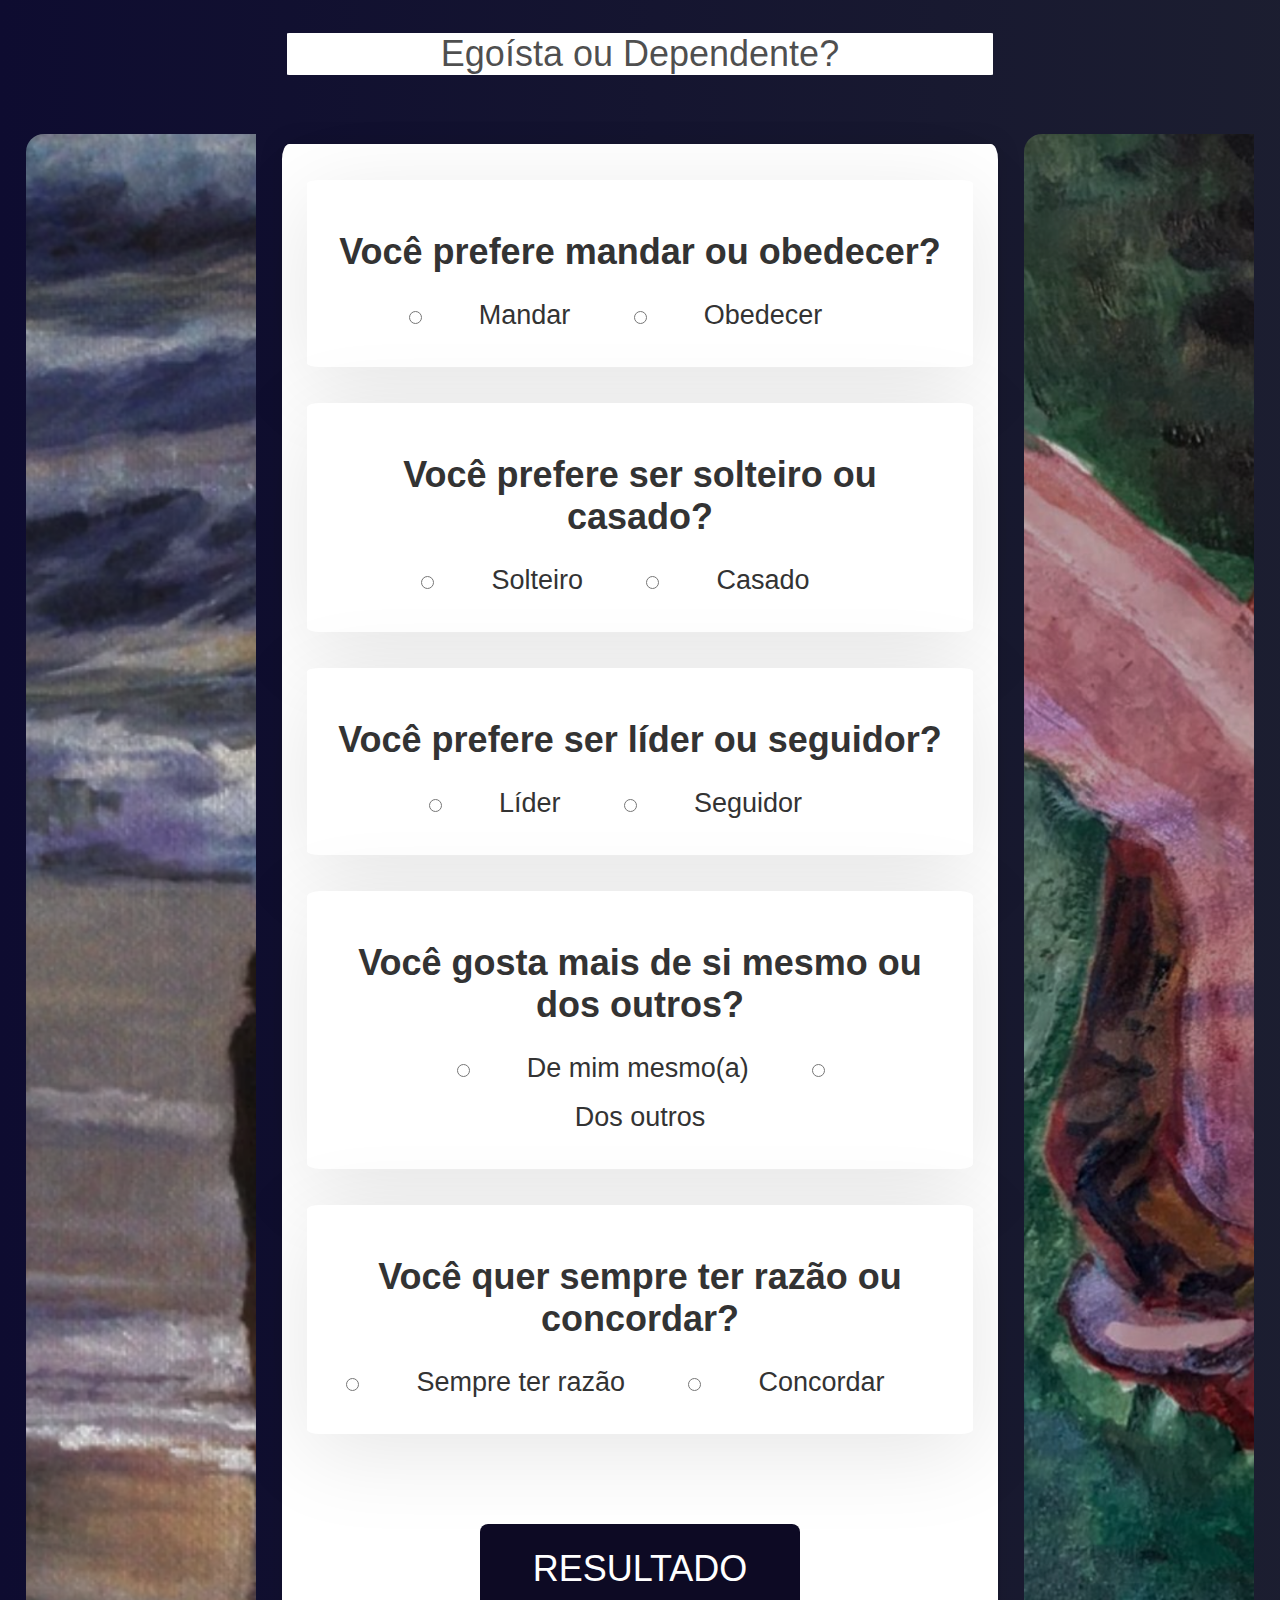
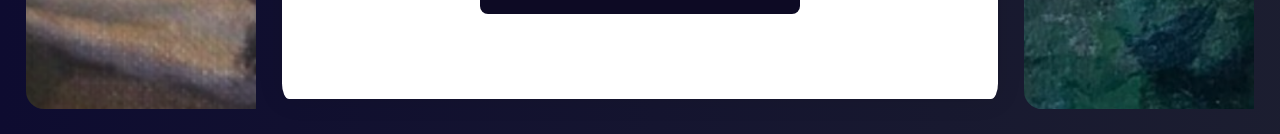
<file: conhecetevermelho/dependenteEgoistaCérebro/index.html>
<!DOCTYPE html>
<html lang="pt-br">
<head>
    <meta charset="UTF-8">
    <meta name="viewport" content="width=device-width, initial-scale=1.0">
    <link rel="stylesheet" href="./assets/css/estilo.css">
    <title>Teste</title>
</head>
<body>
    <header>
        <h1>Egoísta ou Dependente?</h1>
    </header>
    <div class="teste">
        <div class="laterais esquerdo">
        </div>
        <div class="meio">
            <div class="perguntas">
                <h1>Você prefere mandar ou obedecer?
                </h1>
                <input type="radio" name="pergunta1" id="radio1" value="egoista" class="pergunta"><label class="labe" for="radio1">Mandar<br></label>
               <input type="radio" name="pergunta1" id="radio2" value="dependente" class="pergunta"><label class="labe" for="radio2">  Obedecer <br></label>
            </div>
            <div class="perguntas">
                <h1> Você prefere ser solteiro ou casado?
                </h1>
               <input type="radio" name="pergunta2" id="radio3" value="egoista" class="pergunta"><label class="labe" for="radio3">Solteiro<br></label>
               <input type="radio" name="pergunta2" id="radio4" value="dependente" class="pergunta"><label class="labe" for="radio4">Casado <br></label>
            </div>
            <div class="perguntas">
                <h1> Você prefere ser líder ou seguidor?
                </h1>
               <input type="radio" name="pergunta3" id="radio5" value="egoista" class="pergunta"><label class="labe" for="radio5">Líder <br></label>
               <input type="radio" name="pergunta3" id="radio6" value="dependente" class="pergunta"><label class="labe" for="radio6"> Seguidor  <br></label>
            </div>
            <div class="perguntas">
                <h1>Você gosta mais de si mesmo ou dos outros?
                </h1>
               <input type="radio" name="pergunta4" id="radio7" value="egoista" class="pergunta"><label class="labe" for="radio7">De mim mesmo(a) <br></label>
               <input type="radio" name="pergunta4" id="radio8" value="dependente" class="pergunta"><label class="labe" for="radio8"> Dos outros <br></label>
            </div>
            <div class="perguntas">
                <h1>Você quer sempre ter razão ou concordar?
                </h1>
               <input type="radio" name="pergunta5" id="radio9" value="egoista" class="pergunta"><label class="labe" for="radio9">Sempre ter razão<br></label>
                <input type="radio" name="pergunta5" id="radio10" value="dependente" class="pergunta"><label class="labe" for="radio10"> Concordar<br></label>
            </div>
            <div class="botao">
                <input type="button" id="btn" value="RESULTADO" > 
            </div>
        </div>
        <div class="laterais direito"></div>
    </div>
</div>

    <script>
        //iniciando a função ao clicar no botão Enviar
        document.getElementById("btn").onclick = function() {
        var contegoista=0;
        var contdependente=0;
        //obtendo todos os radios e atribuindo a variável radios
        var radios = document.getElementsByClassName("pergunta");
        //percorrendo todas as posições da variável radios
        for(var i=0; i<radios.length; i++){
            //testando os radios para ver se está selecionado
            if(radios[i].checked) {
                //testando qual o valor dos radios selecionados
                //contando os radios selecionados de cada animal
                if(radios[i].value === "egoista"){
                    contegoista++;
                } else if(radios[i].value === "dependente"){
                    contdependente++;
                } }
            }   
        //salvando as porcentagens em um "banco" provisório para recuperar em outra página
        //localStorage que permite que você salve na sessão do navegador algumas informações
        // e com isso você pode acessar na outra página.
        localStorage.setItem('porcegoista', contegoista*20);    
        localStorage.setItem('porcdependente',contdependente*20);   

        //mandando para página de resultado
        
        if(contdependente+contegoista<5){
            alert('POR FAVOR, RESPONDA AS 5 PERGUNTAS');
        }else{
            if(contdependente > contegoista){
                window.location.replace("dependente.html")
            } else{
                window.location.replace("egoista.html")
            }
        }
      };
    
    </script>
</body>
</html>
</file>
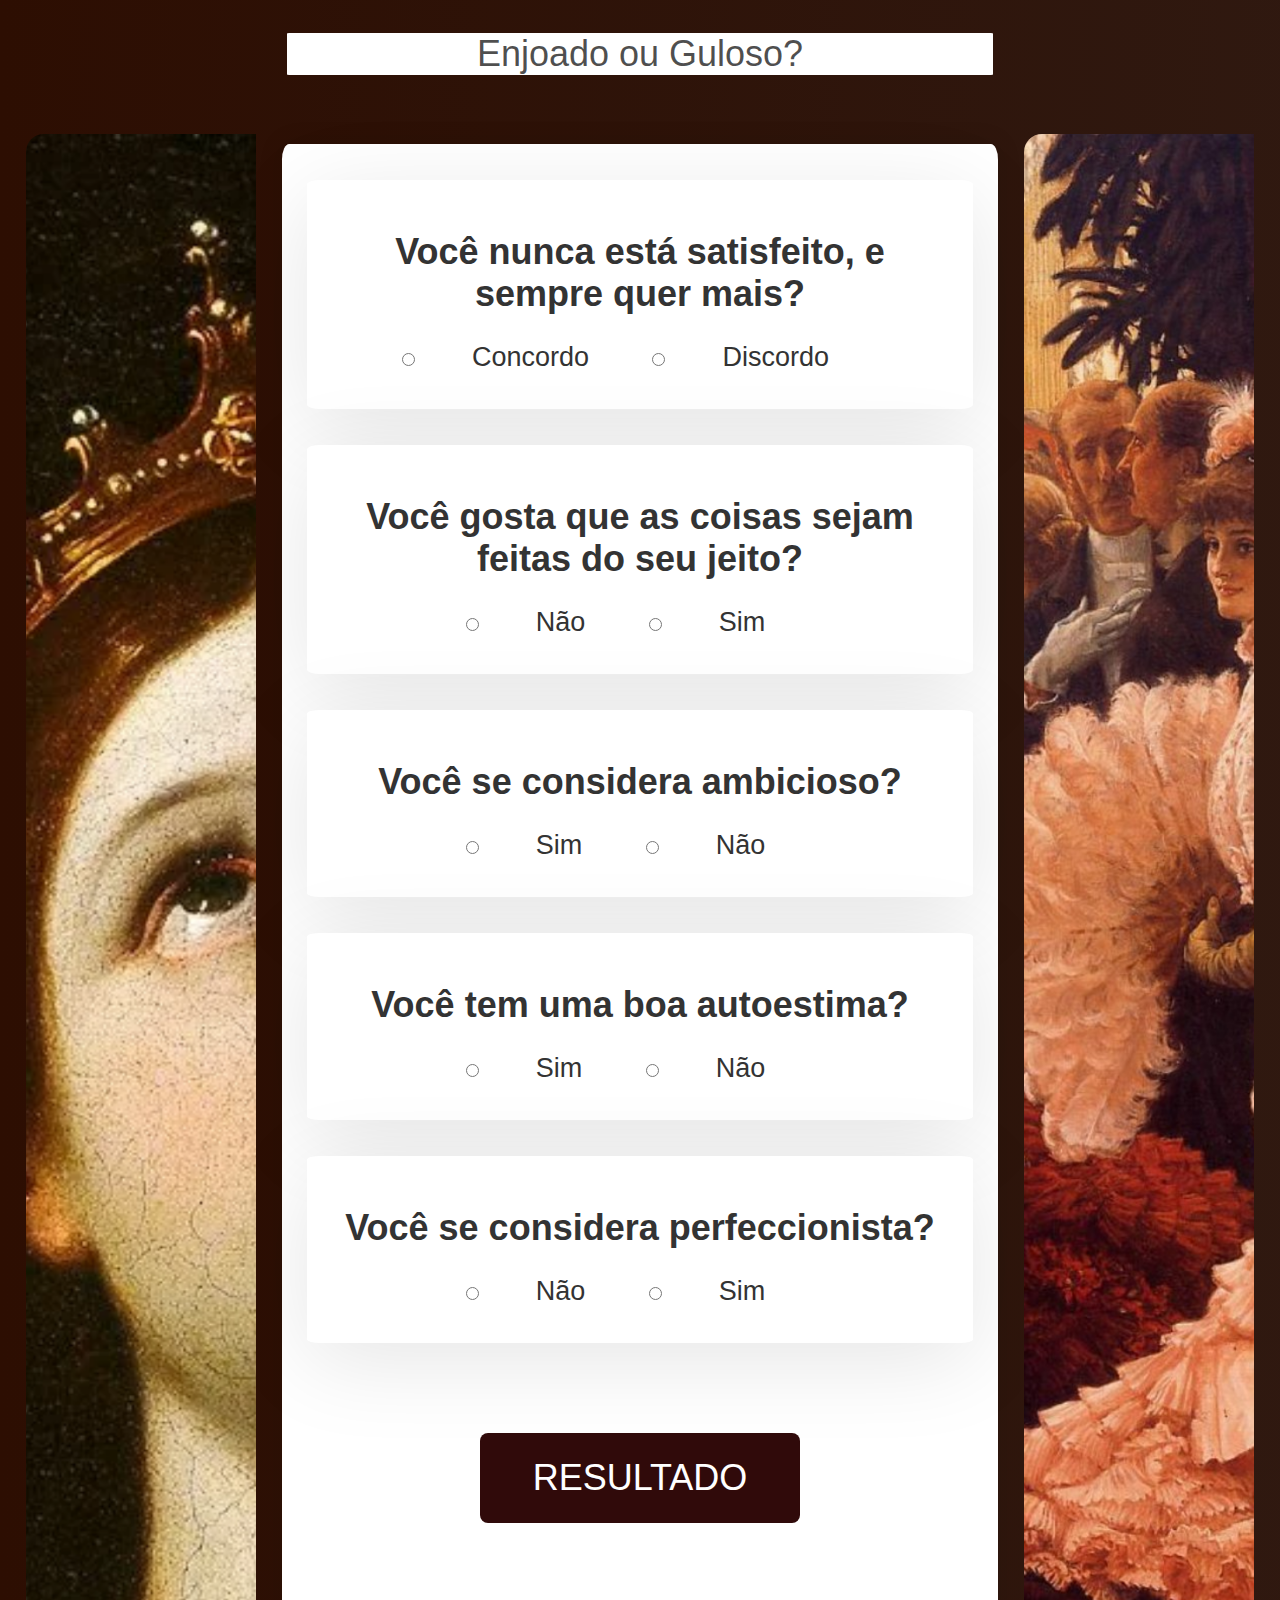
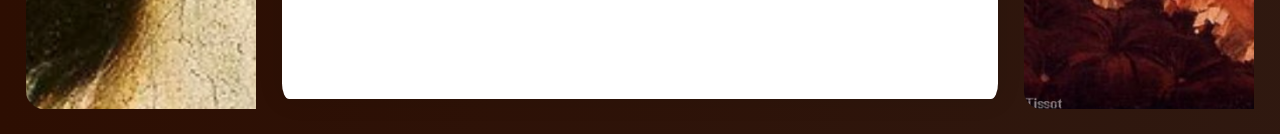
<file: conhecetevermelho/enjoadoGulosoEstomago/index.html>
<!DOCTYPE html>
<html lang="pt-br">
<head>
    <meta charset="UTF-8">
    <meta name="viewport" content="width=device-width, initial-scale=1.0">
    <link rel="stylesheet" href="./assets/css/estilo.css">
    <title>Teste</title>
</head>
<body>
    <header>
        <h1>Enjoado ou Guloso?</h1>
    </header>
    <div class="teste">
        <div class="laterais esquerdo">
        </div>
        <div class="meio">
            <div class="perguntas">
                <h1>Você nunca está satisfeito, e sempre quer mais? 
                </h1>
                <input type="radio" name="pergunta1" id="radio1" value="guloso" class="pergunta"><label class="labe" for="radio1">Concordo <br></label>
               <input type="radio" name="pergunta1" id="radio2" value="enjoado" class="pergunta"><label class="labe" for="radio2">  Discordo<br></label>
            </div>
            <div class="perguntas">
                <h1> Você gosta que as coisas sejam feitas do seu jeito?</h1>
               <input type="radio" name="pergunta2" id="radio3" value="guloso" class="pergunta"><label class="labe" for="radio3">Não <br></label>
               <input type="radio" name="pergunta2" id="radio4" value="enjoado" class="pergunta"><label class="labe" for="radio4">Sim <br></label>
            </div>
            <div class="perguntas">
                <h1> Você se considera ambicioso? </h1>
               <input type="radio" name="pergunta3" id="radio5" value="guloso" class="pergunta"><label class="labe" for="radio5">Sim <br></label>
               <input type="radio" name="pergunta3" id="radio6" value="enjoado" class="pergunta"><label class="labe" for="radio6"> Não <br></label>
            </div>
            <div class="perguntas">
                <h1>Você tem uma boa autoestima?
                </h1>
               <input type="radio" name="pergunta4" id="radio7" value="guloso" class="pergunta"><label class="labe" for="radio7">Sim <br></label>
               <input type="radio" name="pergunta4" id="radio8" value="enjoado" class="pergunta"><label class="labe" for="radio8"> Não<br></label>
            </div>
            <div class="perguntas">
                <h1>Você se considera perfeccionista? </h1>
               <input type="radio" name="pergunta5" id="radio9" value="guloso" class="pergunta"><label class="labe" for="radio9">Não<br></label>
                <input type="radio" name="pergunta5" id="radio10" value="enjoado" class="pergunta"><label class="labe" for="radio10"> Sim <br></label>
            </div>
            <div class="botao">
                <input type="button" id="btn" value="RESULTADO" > 
            </div>
        </div>
        <div class="laterais direito"></div>
    </div>
</div>

    <script>
        //iniciando a função ao clicar no botão Enviar
        document.getElementById("btn").onclick = function() {
        var contguloso=0;
        var contenjoado=0;
        //obtendo todos os radios e atribuindo a variável radios
        var radios = document.getElementsByClassName("pergunta");
        //percorrendo todas as posições da variável radios
        for(var i=0; i<radios.length; i++){
            //testando os radios para ver se está selecionado
            if(radios[i].checked) {
                //testando qual o valor dos radios selecionados
                //contando os radios selecionados de cada animal
                if(radios[i].value === "guloso"){
                    contguloso++;
                } else if(radios[i].value === "enjoado"){
                    contenjoado++;
                } }
            }   
        //salvando as porcentagens em um "banco" provisório para recuperar em outra página
        //localStorage que permite que você salve na sessão do navegador algumas informações
        // e com isso você pode acessar na outra página.
        localStorage.setItem('porcguloso', contguloso*20);    
        localStorage.setItem('porcenjoado',contenjoado*20);   

        //mandando para página de resultado
        
        if(contenjoado+contguloso<5){
            alert('POR FAVOR, RESPONDA AS 5 PERGUNTAS');
        }else{
            if(contenjoado > contguloso){
                window.location.replace("enjoado.html")
            } else{
                window.location.replace("guloso.html")
            }
        }
      };
    
    </script>
</body>
</html>
</file>
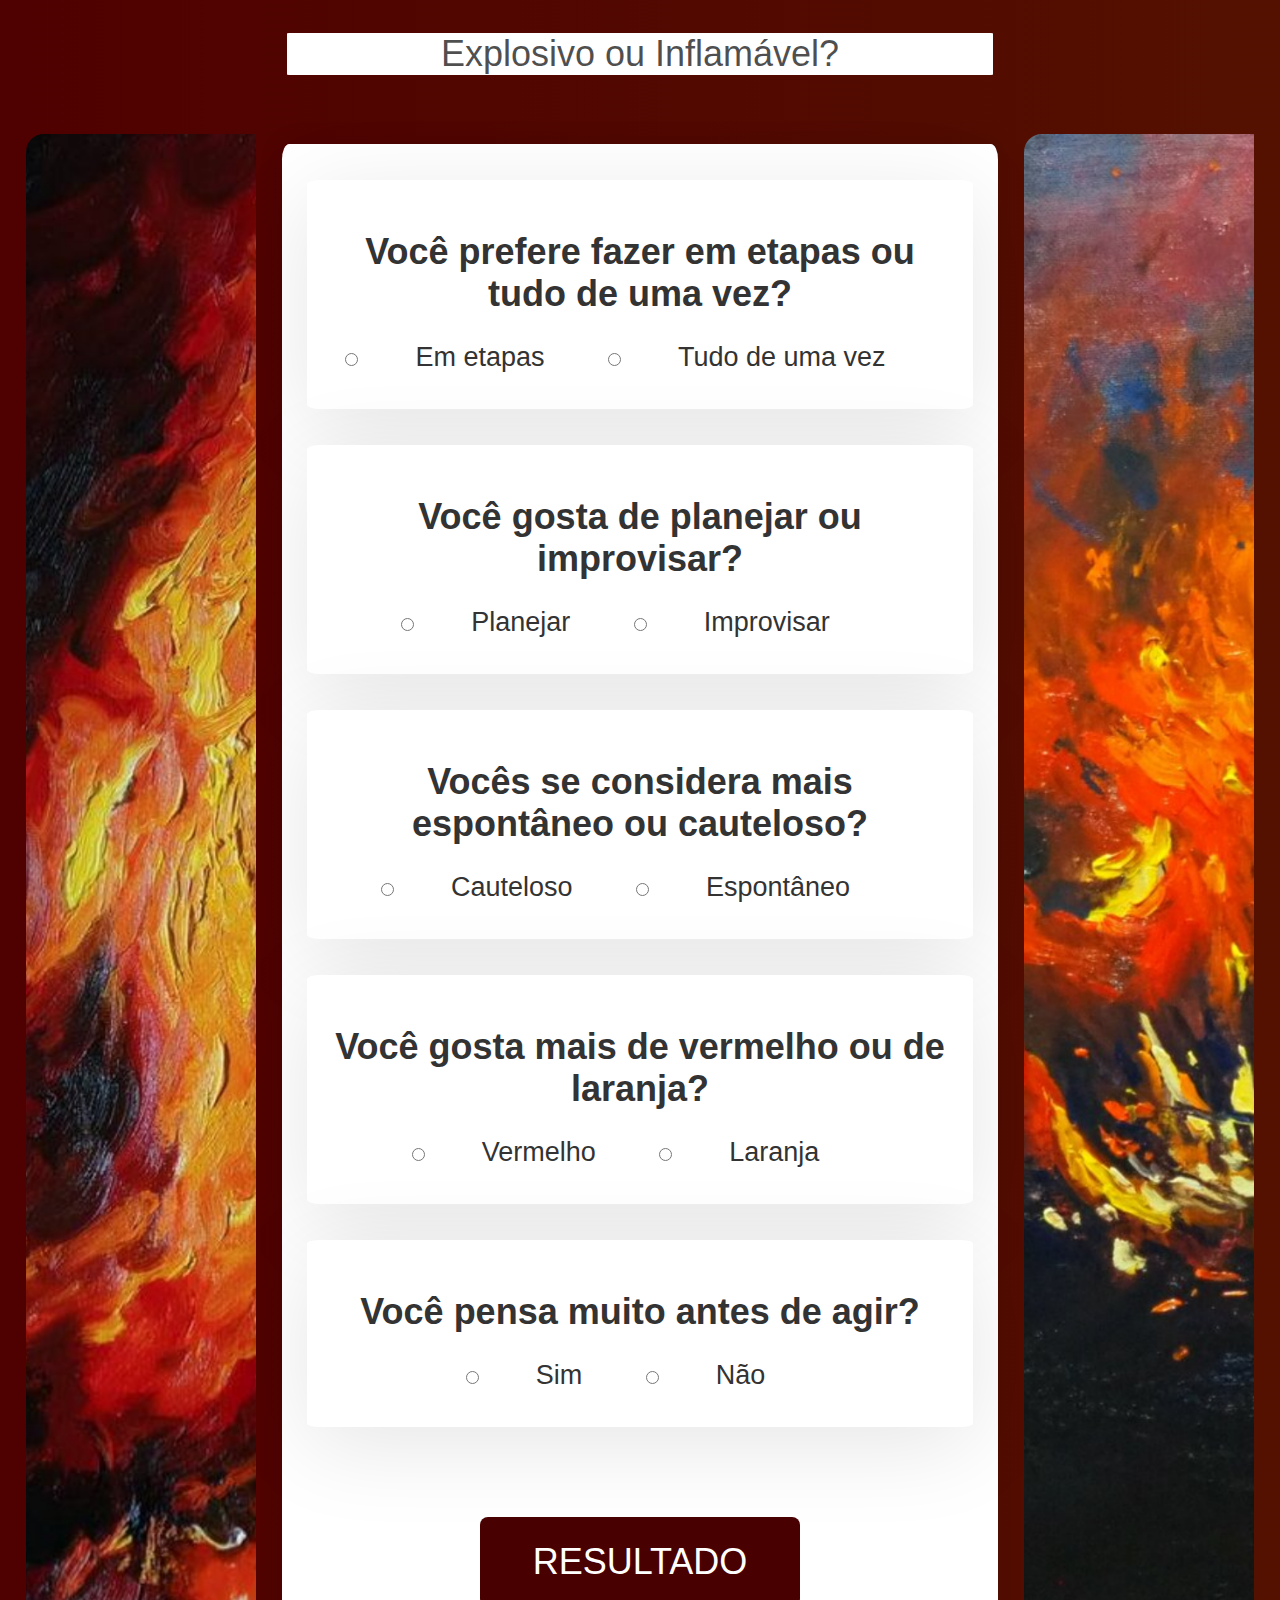
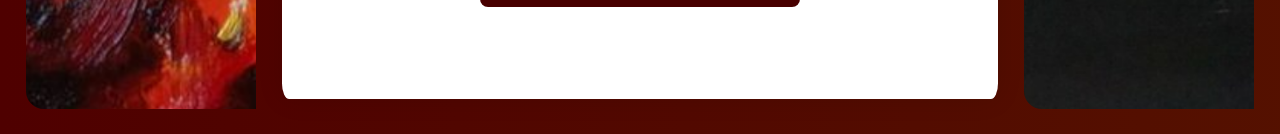
<file: conhecetevermelho/inflamavelExplosivoPulmão/index.html>
<!DOCTYPE html>
<html lang="pt-br">
<head>
    <meta charset="UTF-8">
    <meta name="viewport" content="width=device-width, initial-scale=1.0">
    <link rel="stylesheet" href="./assets/css/estilo.css">
    <title>Teste</title>
</head>
<body>
    <header>
        <h1>Explosivo ou Inflamável?</h1>
    </header>
    <div class="teste">
        <div class="laterais esquerdo">
        </div>
        <div class="meio">
            <div class="perguntas">
                <h1>Você prefere fazer em etapas ou tudo de uma vez?
                </h1>
                <input type="radio" name="pergunta1" id="radio1" value="inflamavel" class="pergunta"><label class="labe" for="radio1">Em etapas <br></label>
               <input type="radio" name="pergunta1" id="radio2" value="explosivo" class="pergunta"><label class="labe" for="radio2">Tudo de uma vez <br></label>
            </div>
            <div class="perguntas">
                <h1>Você gosta de planejar ou improvisar?</h1>
               <input type="radio" name="pergunta2" id="radio3" value="inflamavel" class="pergunta"><label class="labe" for="radio3">Planejar<br></label>
               <input type="radio" name="pergunta2" id="radio4" value="explosivo" class="pergunta"><label class="labe" for="radio4">Improvisar<br></label>
            </div>
            <div class="perguntas">
                <h1> Vocês se considera mais espontâneo ou cauteloso? </h1>
               <input type="radio" name="pergunta3" id="radio5" value="inflamavel" class="pergunta"><label class="labe" for="radio5">Cauteloso <br></label>
               <input type="radio" name="pergunta3" id="radio6" value="explosivo" class="pergunta"><label class="labe" for="radio6">Espontâneo<br></label>
            </div>
            <div class="perguntas">
                <h1>Você gosta mais de vermelho ou de laranja?
                </h1>
               <input type="radio" name="pergunta4" id="radio7" value="inflamavel" class="pergunta"><label class="labe" for="radio7">Vermelho<br></label>
               <input type="radio" name="pergunta4" id="radio8" value="explosivo" class="pergunta"><label class="labe" for="radio8"> Laranja<br></label>
            </div>
            <div class="perguntas">
                <h1>Você pensa muito antes de agir?</h1>
               <input type="radio" name="pergunta5" id="radio9" value="inflamavel" class="pergunta"><label class="labe" for="radio9">Sim<br></label>
                <input type="radio" name="pergunta5" id="radio10" value="explosivo" class="pergunta"><label class="labe" for="radio10">Não <br></label>
            </div>
            <div class="botao">
                <input type="button" id="btn" value="RESULTADO" > 
            </div>
        </div>
        <div class="laterais direito"></div>
    </div>
</div>

    <script>
        //iniciando a função ao clicar no botão Enviar
        document.getElementById("btn").onclick = function() {
        var continflamavel=0;
        var contexplosivo=0;
        //obtendo todos os radios e atribuindo a variável radios
        var radios = document.getElementsByClassName("pergunta");
        //percorrendo todas as posições da variável radios
        for(var i=0; i<radios.length; i++){
            //testando os radios para ver se está selecionado
            if(radios[i].checked) {
                //testando qual o valor dos radios selecionados
                //contando os radios selecionados de cada animal
                if(radios[i].value === "inflamavel"){
                    continflamavel++;
                } else if(radios[i].value === "explosivo"){
                    contexplosivo++;
                } }
            }   
        //salvando as porcentagens em um "banco" provisório para recuperar em outra página
        //localStorage que permite que você salve na sessão do navegador algumas informações
        // e com isso você pode acessar na outra página.
        localStorage.setItem('porcinflamavel', continflamavel*20);    
        localStorage.setItem('porcexplosivo',contexplosivo*20);   

        //mandando para página de resultado
        
        if(contexplosivo+continflamavel<5){
            alert('POR FAVOR, RESPONDA AS 5 PERGUNTAS');
        }else{
            if(contexplosivo > continflamavel){
                window.location.replace("explosivo.html")
            } else{
                window.location.replace("inflamavel.html")
            }
        }
      };
    
    </script>
</body>
</html>
</file>
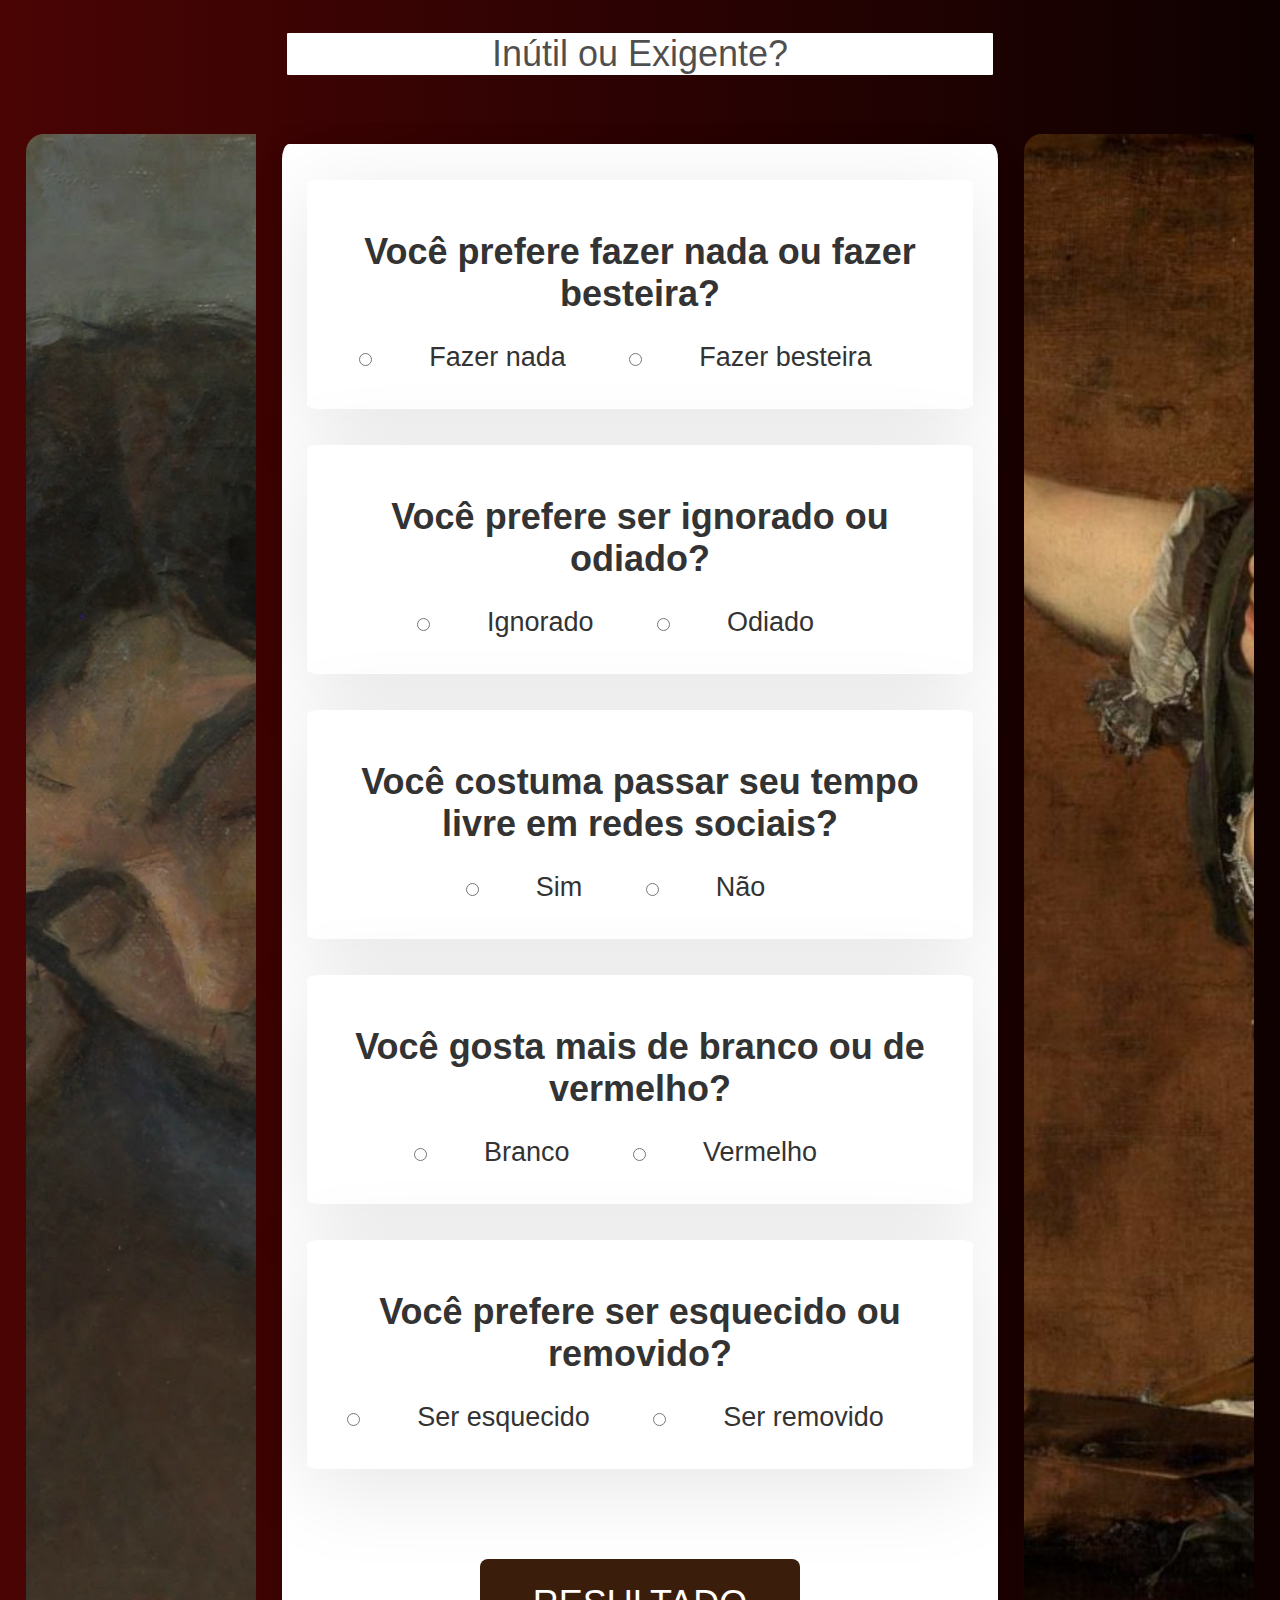
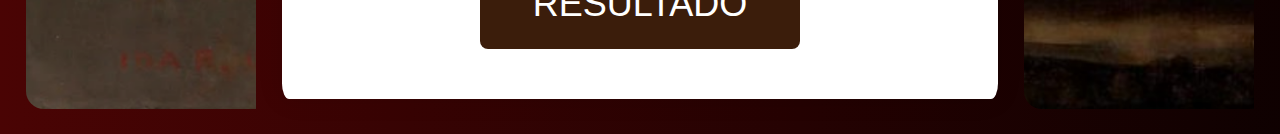
<file: conhecetevermelho/inutilExigenteApêndice/index.html>
<!DOCTYPE html>
<html lang="pt-br">
<head>
    <meta charset="UTF-8">
    <meta name="viewport" content="width=device-width, initial-scale=1.0">
    <link rel="stylesheet" href="./assets/css/estilo.css">
    <title>Teste</title>
</head>
<body>
    <header>
        <h1>Inútil ou Exigente?</h1>
    </header>
    <div class="teste">
        <div class="laterais esquerdo">
        </div>
        <div class="meio">
            <div class="perguntas">
                <h1>Você prefere fazer nada ou fazer besteira?
                </h1>
                <input type="radio" name="pergunta1" id="radio1" value="inutil" class="pergunta"><label class="labe" for="radio1">Fazer nada<br></label>
               <input type="radio" name="pergunta1" id="radio2" value="exigente" class="pergunta"><label class="labe" for="radio2">  Fazer besteira <br></label>
            </div>
            <div class="perguntas">
                <h1>Você prefere ser ignorado ou odiado?
                </h1>
               <input type="radio" name="pergunta2" id="radio3" value="inutil" class="pergunta"><label class="labe" for="radio3">Ignorado<br></label>
               <input type="radio" name="pergunta2" id="radio4" value="exigente" class="pergunta"><label class="labe" for="radio4">Odiado<br></label>
            </div>
            <div class="perguntas">
                <h1> Você costuma passar seu tempo livre em redes sociais? </h1>
               <input type="radio" name="pergunta3" id="radio5" value="inutil" class="pergunta"><label class="labe" for="radio5">Sim <br></label>
               <input type="radio" name="pergunta3" id="radio6" value="exigente" class="pergunta"><label class="labe" for="radio6"> Não <br></label>
            </div>
            <div class="perguntas">
                <h1>Você gosta mais de branco ou de vermelho?
                </h1>
               <input type="radio" name="pergunta4" id="radio7" value="inutil" class="pergunta"><label class="labe" for="radio7">Branco<br></label>
               <input type="radio" name="pergunta4" id="radio8" value="exigente" class="pergunta"><label class="labe" for="radio8"> Vermelho <br></label>
            </div>
            <div class="perguntas">
                <h1>Você prefere ser esquecido ou removido?</h1>
               <input type="radio" name="pergunta5" id="radio9" value="inutil" class="pergunta"><label class="labe" for="radio9">Ser esquecido<br></label>
                <input type="radio" name="pergunta5" id="radio10" value="exigente" class="pergunta"><label class="labe" for="radio10"> Ser removido <br></label>
            </div>
            <div class="botao">
                <input type="button" id="btn" value="RESULTADO" > 
            </div>
        </div>
        <div class="laterais direito"></div>
    </div>
</div>

    <script>
        //iniciando a função ao clicar no botão Enviar
        document.getElementById("btn").onclick = function() {
        var continutil=0;
        var contexigente=0;
        //obtendo todos os radios e atribuindo a variável radios
        var radios = document.getElementsByClassName("pergunta");
        //percorrendo todas as posições da variável radios
        for(var i=0; i<radios.length; i++){
            //testando os radios para ver se está selecionado
            if(radios[i].checked) {
                //testando qual o valor dos radios selecionados
                //contando os radios selecionados de cada animal
                if(radios[i].value === "inutil"){
                    continutil++;
                } else if(radios[i].value === "exigente"){
                    contexigente++;
                } }
            }   
        //salvando as porcentagens em um "banco" provisório para recuperar em outra página
        //localStorage que permite que você salve na sessão do navegador algumas informações
        // e com isso você pode acessar na outra página.
        localStorage.setItem('porcinutil', continutil*20);    
        localStorage.setItem('porcexigente',contexigente*20);   

        //mandando para página de resultado
        
        if(contexigente+continutil<5){
            alert('POR FAVOR, RESPONDA AS 5 PERGUNTAS');
        }else{
            if(contexigente > continutil){
                window.location.replace("exigente.html")
            } else{
                window.location.replace("inutil.html")
            }
        }
      };
    
    </script>
</body>
</html>
</file>
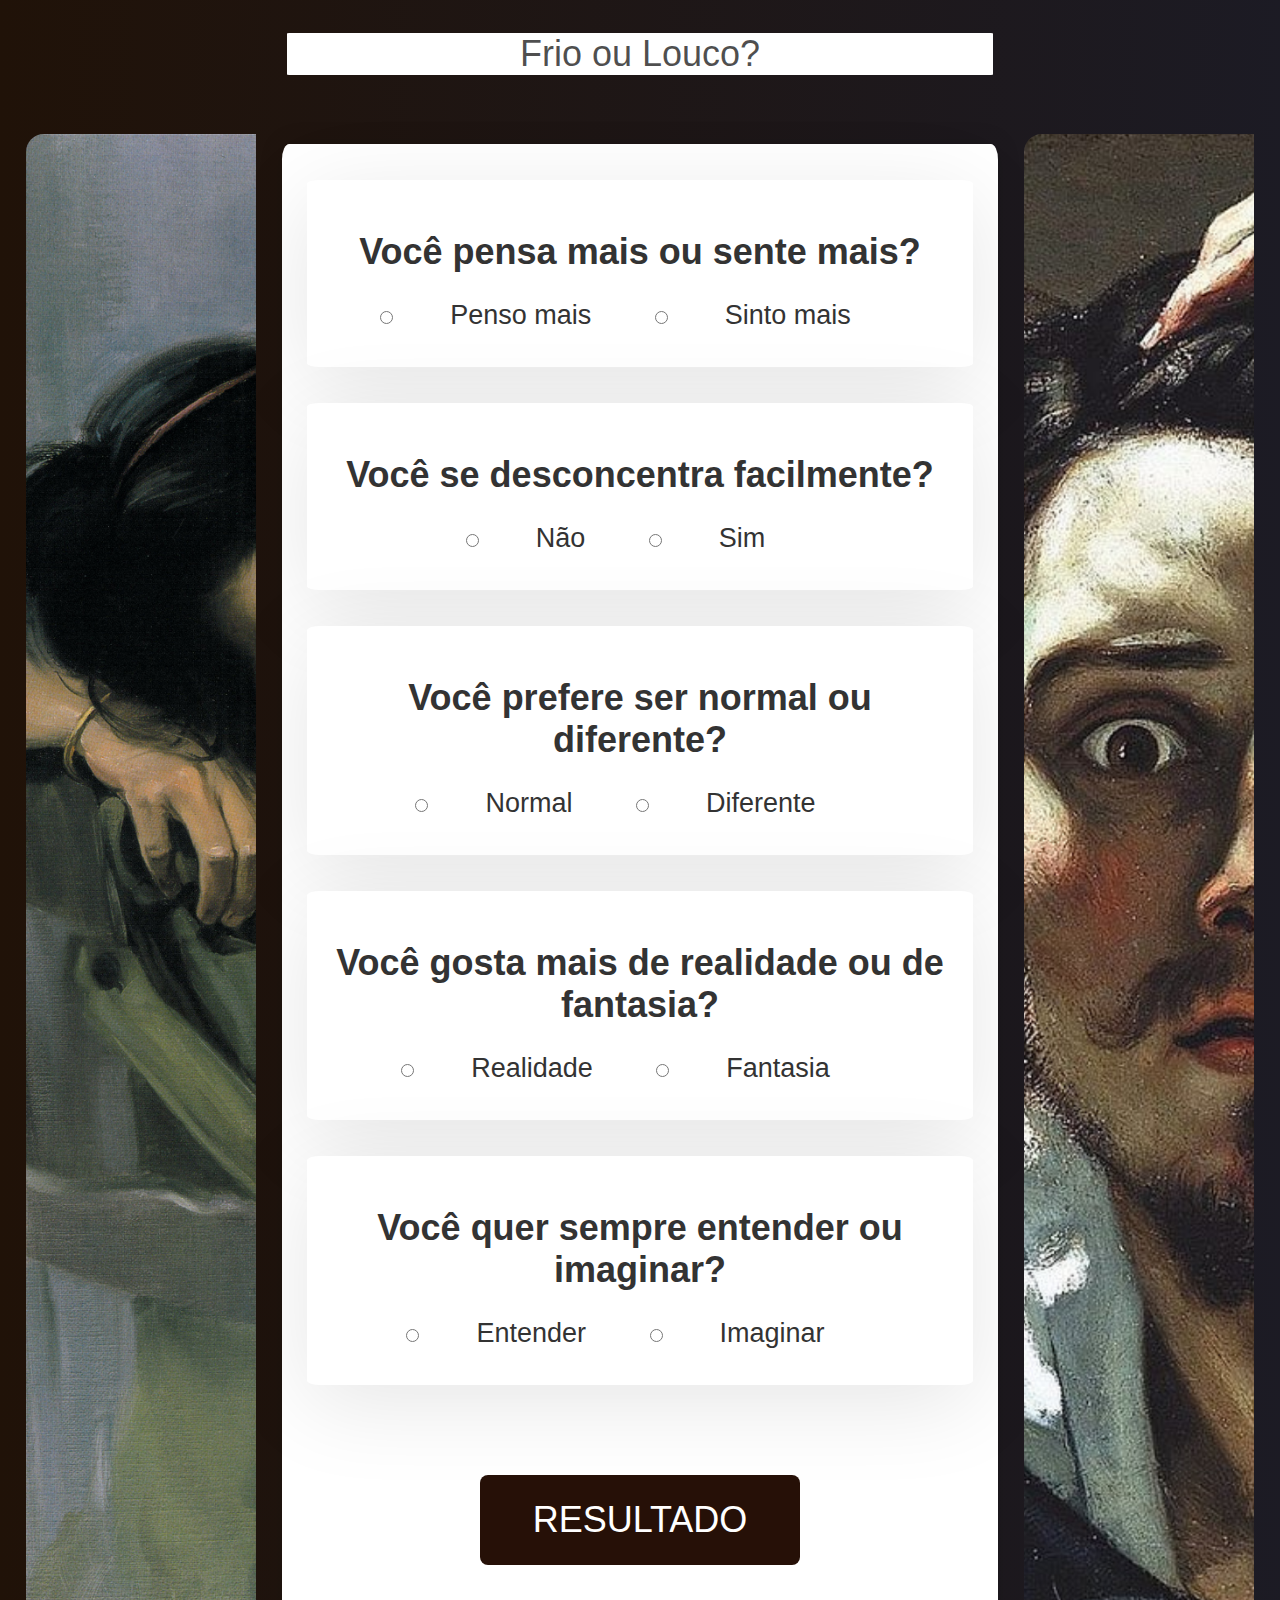
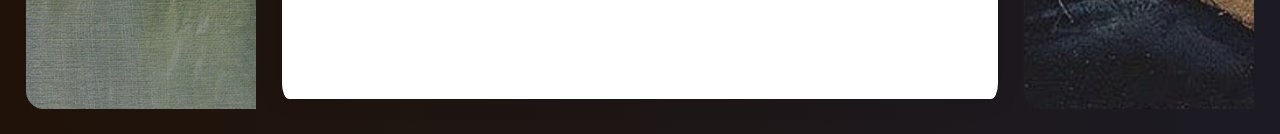
<file: conhecetevermelho/loucoFrioCoração/index.html>
<!DOCTYPE html>
<html lang="pt-br">
<head>
    <meta charset="UTF-8">
    <meta name="viewport" content="width=device-width, initial-scale=1.0">
    <link rel="stylesheet" href="./assets/css/estilo.css">
    <title>Teste</title>
</head>
<body>
    <header>
        <h1>Frio ou Louco?</h1>
    </header>
    <div class="teste">
        <div class="laterais esquerdo">
        </div>
        <div class="meio">
            <div class="perguntas">
                <h1>Você pensa mais ou sente mais?
                </h1>
                <input type="radio" name="pergunta1" id="radio1" value="frio" class="pergunta"><label class="labe" for="radio1">Penso mais <br></label>
               <input type="radio" name="pergunta1" id="radio2" value="louco" class="pergunta"><label class="labe" for="radio2">  Sinto mais <br></label>
            </div>
            <div class="perguntas">
                <h1> Você se desconcentra facilmente?</h1>
               <input type="radio" name="pergunta2" id="radio3" value="frio" class="pergunta"><label class="labe" for="radio3">Não<br></label>
               <input type="radio" name="pergunta2" id="radio4" value="louco" class="pergunta"><label class="labe" for="radio4">Sim <br></label>
            </div>
            <div class="perguntas">
                <h1>Você prefere ser normal ou diferente? </h1>
               <input type="radio" name="pergunta3" id="radio5" value="frio" class="pergunta"><label class="labe" for="radio5">Normal <br></label>
               <input type="radio" name="pergunta3" id="radio6" value="louco" class="pergunta"><label class="labe" for="radio6"> Diferente <br></label>
            </div>
            <div class="perguntas">
                <h1>Você gosta mais de realidade ou de fantasia?
                </h1>
               <input type="radio" name="pergunta4" id="radio7" value="frio" class="pergunta"><label class="labe" for="radio7">Realidade <br></label>
               <input type="radio" name="pergunta4" id="radio8" value="louco" class="pergunta"><label class="labe" for="radio8"> Fantasia <br></label>
            </div>
            <div class="perguntas">
                <h1>Você quer sempre entender ou imaginar?</h1>
               <input type="radio" name="pergunta5" id="radio9" value="frio" class="pergunta"><label class="labe" for="radio9">Entender<br></label>
                <input type="radio" name="pergunta5" id="radio10" value="louco" class="pergunta"><label class="labe" for="radio10"> Imaginar <br></label>
            </div>
            <div class="botao">
                <input type="button" id="btn" value="RESULTADO" > 
            </div>
        </div>
        <div class="laterais direito"></div>
    </div>
</div>

    <script>
        //iniciando a função ao clicar no botão Enviar
        document.getElementById("btn").onclick = function() {
        var contfrio=0;
        var contlouco=0;
        //obtendo todos os radios e atribuindo a variável radios
        var radios = document.getElementsByClassName("pergunta");
        //percorrendo todas as posições da variável radios
        for(var i=0; i<radios.length; i++){
            //testando os radios para ver se está selecionado
            if(radios[i].checked) {
                //testando qual o valor dos radios selecionados
                //contando os radios selecionados de cada animal
                if(radios[i].value === "frio"){
                    contfrio++;
                } else if(radios[i].value === "louco"){
                    contlouco++;
                } }
            }   
        //salvando as porcentagens em um "banco" provisório para recuperar em outra página
        //localStorage que permite que você salve na sessão do navegador algumas informações
        // e com isso você pode acessar na outra página.
        localStorage.setItem('porcfrio', contfrio*20);    
        localStorage.setItem('porclouco',contlouco*20);   

        //mandando para página de resultado
        
        if(contlouco+contfrio<5){
            alert('POR FAVOR, RESPONDA AS 5 PERGUNTAS');
        }else{
            if(contlouco > contfrio){
                window.location.replace("louco.html")
            } else{
                window.location.replace("frio.html")
            }
        }
      };
    
    </script>
</body>
</html>
</file>
<file: conhecetevermelho/dependenteEgoistaCérebro/assets/css/estilo.css>
:root {
    --cor1: #0e1725;
    --cor2: #122615;
    --cor3: #162118;
    --cor4: #1f2230;
    --cor5: #0e0c30;
}

body {
    background: linear-gradient(270deg, var(--cor1), var(--cor2), var(--cor3), var(--cor4), var(--cor5));
    background-size: 500% 500%;
    animation: AnimationName 40s ease infinite;
    margin: 0;
    padding: 0;
    font-family: 'Roboto', sans-serif;
    color: #333;
}

@keyframes AnimationName {
    0% {background-position:0% 50%}
    50% {background-position:100% 50%}
    100% {background-position:0% 50%}
}

header {
    color: rgba(0, 0, 0, 0.7);;
    text-align: center;
    padding: 1vh;
    font-size: 2vh;
    display: flex;
    justify-content: center;
    margin: 0;
}
header > h1{
    width: 56%;
    background-color: #fff;
    font-weight: 300;
    border-radius: 1%;
}

.teste {
    display: flex;
    justify-content: space-around;
    align-items: center;
    margin: 2%;
}

.laterais {
    width: 18vw;
    height: 175vh;
    border-top-left-radius: 2vh;
    border-bottom-left-radius: 2vh;
    overflow: hidden;
    animation: floatAnimation 2s infinite alternate ease-in-out;
}

@keyframes floatAnimation {
    0% {
        transform: translateY(0);
    }
    100% {
        transform: translateY(-1vw);
    }
}
.laterais.esquerdo {
    background-image: url("../imagens/egoista.png");
    background-size: cover;

}

.laterais.direito {
    background-image: url("../imagens/dependente.png");
    background-size: cover;
}
.meio {
    flex: 1;
    background-color: white;
    border-radius: 1%;
    box-shadow: 0 0 2vw rgba(0, 0, 0, 0.1);
    padding: 2vw;
    padding-top: 0;
    max-width: 170vw;
    min-width: 40vw;
    margin: 0 2vw;
    min-height: 170vh;
    max-height: 170vh;
}

.perguntas {
    background-color: #fff;
    border-radius: 2%;
    box-shadow: 0 2vh 7vw rgba(0, 0, 0, 0.1);
    margin: 4vh 0;
    padding: 3vh;
    transition: background-color 0.3s ease, box-shadow 0.3s ease;
    text-align: center;
}

.perguntas:hover {
    background-color: #bebebe;
    box-shadow: 0 8vh 25vw rgba(0, 0, 0, 0.15);
}

.perguntas h1 {
    font-size: 4vh;
    color: #333;
    margin-bottom: 2vh;
}
.alternativas {
    display: flex;
    justify-content: center;
    align-items: center;
}
.labe {
    display: inline-block;
    margin-left: 5vh; /* Adapte o espaçamento conforme necessário */
    margin-right: 5vh; /* Adapte o espaçamento conforme necessário */
    padding: 1vh;
    border-radius: 8px;
    cursor: pointer;
    transition: background-color 0.3s ease, color 0.3s ease;
    font-size: 3vh;
}

.labe:hover {
    background-color: #101223;
    color: white;
    padding: 1vh;
}

.botao {
    display: flex;
    justify-content: center;
    margin-top: 10vh;
}

#btn {
    width: 25vw;
    height: 10vh;
    border-radius: 8px;
    font-size: 4vh;
    background-color: #0d0a24;
    color: white;
    border: none;
    cursor: pointer;
    transition: background-color 0.3s ease;
    font-weight: 500;
}

#btn:hover {
    background-color: #162443;
    color: #fff;
}
</file>
<file: conhecetevermelho/enjoadoGulosoEstomago/assets/css/estilo.css>
:root {
    --cor1: #2b0404;
    --cor2: #422606;
    --cor3: #000000;
    --cor4: #301b13;
    --cor5: #2d0e02;
}

body {
    background: linear-gradient(270deg, var(--cor1), var(--cor2), var(--cor3), var(--cor4), var(--cor5));
    background-size: 500% 500%;
    animation: AnimationName 40s ease infinite;
    margin: 0;
    padding: 0;
    font-family: 'Roboto', sans-serif;
    color: #333;
}

@keyframes AnimationName {
    0% {background-position:0% 50%}
    50% {background-position:100% 50%}
    100% {background-position:0% 50%}
}

header {
    color: rgba(0, 0, 0, 0.7);;
    text-align: center;
    padding: 1vh;
    font-size: 2vh;
    display: flex;
    justify-content: center;
    margin: 0;
}
header > h1{
    width: 56%;
    background-color: #fff;
    font-weight: 300;
    border-radius: 1%;
}

.teste {
    display: flex;
    justify-content: space-around;
    align-items: center;
    margin: 2%;
}

.laterais {
    width: 18vw;
    height: 175vh;
    border-top-left-radius: 2vh;
    border-bottom-left-radius: 2vh;
    overflow: hidden;
    animation: floatAnimation 2s infinite alternate ease-in-out;
}

@keyframes floatAnimation {
    0% {
        transform: translateY(0);
    }
    100% {
        transform: translateY(-1vw);
    }
}
.laterais.esquerdo {
    background-image: url("../imagens/gula.png");
    background-size: cover;

}

.laterais.direito {
    background-image: url("../imagens/enjoado.png");
    background-size: cover;
}
.meio {
    flex: 1;
    background-color: white;
    border-radius: 1%;
    box-shadow: 0 0 2vw rgba(0, 0, 0, 0.1);
    padding: 2vw;
    padding-top: 0;
    max-width: 170vw;
    min-width: 40vw;
    margin: 0 2vw;
    min-height: 170vh;
    max-height: 170vh;
}

.perguntas {
    background-color: #fff;
    border-radius: 2%;
    box-shadow: 0 2vh 7vw rgba(0, 0, 0, 0.1);
    margin: 4vh 0;
    padding: 3vh;
    transition: background-color 0.3s ease, box-shadow 0.3s ease;
    text-align: center;
}

.perguntas:hover {
    background-color: #bebebe;
    box-shadow: 0 8vh 25vw rgba(0, 0, 0, 0.15);
}

.perguntas h1 {
    font-size: 4vh;
    color: #333;
    margin-bottom: 2vh;
}
.alternativas {
    display: flex;
    justify-content: center;
    align-items: center;
}

.labe {
    display: inline-block;
    margin-left: 5vh; /* Adapte o espaçamento conforme necessário */
    margin-right: 5vh; /* Adapte o espaçamento conforme necessário */
    padding: 1vh;
    border-radius: 8px;
    cursor: pointer;
    transition: background-color 0.3s ease, color 0.3s ease;
    font-size: 3vh;
}

.labe:hover {
    background-color: #3d0101;
    color: white;
    padding: 1vh;
}

.botao {
    display: flex;
    justify-content: center;
    margin-top: 10vh;
}

#btn {
    width: 25vw;
    height: 10vh;
    border-radius: 8px;
    font-size: 4vh;
    background-color: #300a0a;
    color: white;
    border: none;
    cursor: pointer;
    transition: background-color 0.3s ease;
    font-weight: 500;
}

#btn:hover {
    background-color: #280000;
    color: #fff;
}
</file>
<file: conhecetevermelho/inflamavelExplosivoPulmão/assets/css/estilo.css>
:root {
    --cor1: #3c0c0c;
    --cor2: #000000;
    --cor3: #4b0000;
    --cor4: #561500;
    --cor5: #4f0000;
}

body {
    background: linear-gradient(270deg, var(--cor1), var(--cor2), var(--cor3), var(--cor4), var(--cor5));
    background-size: 500% 500%;
    animation: AnimationName 40s ease infinite;
    margin: 0;
    padding: 0;
    font-family: 'Roboto', sans-serif;
    color: #333;
}

@keyframes AnimationName {
    0% {background-position:0% 50%}
    50% {background-position:100% 50%}
    100% {background-position:0% 50%}
}

header {
    color: rgba(0, 0, 0, 0.7);;
    text-align: center;
    padding: 1vh;
    font-size: 2vh;
    display: flex;
    justify-content: center;
    margin: 0;
}
header > h1{
    width: 56%;
    background-color: #fff;
    font-weight: 300;
    border-radius: 1%;
}

.teste {
    display: flex;
    justify-content: space-around;
    align-items: center;
    margin: 2%;
}

.laterais {
    width: 18vw;
    height: 175vh;
    border-top-left-radius: 2vh;
    border-bottom-left-radius: 2vh;
    overflow: hidden;
    animation: floatAnimation 2s infinite alternate ease-in-out;
}

@keyframes floatAnimation {
    0% {
        transform: translateY(0);
    }
    100% {
        transform: translateY(-10px);
    }
}
.laterais.esquerdo {
    background-image: url("../imagens/inflamável.png");
    background-size: cover;

}

.laterais.direito {
    background-image: url("../imagens/explosivo.png");
    background-size: cover;
}
.meio {
    flex: 1;
    background-color: white;
    border-radius: 1%;
    box-shadow: 0 0 2vw rgba(0, 0, 0, 0.1);
    padding: 2vw;
    padding-top: 0;
    max-width: 170vw;
    min-width: 40vw;
    margin: 0 2vw;
    min-height: 170vh;
    max-height: 170vh;
}

.perguntas {
    background-color: #fff;
    border-radius: 2%;
    box-shadow: 0 2vh 7vw rgba(0, 0, 0, 0.1);
    margin: 4vh 0;
    padding: 3vh;
    transition: background-color 0.3s ease, box-shadow 0.3s ease;
    text-align: center;

}

.perguntas:hover {
    background-color: #bebebe;
    box-shadow: 0 8vh 25vw rgba(0, 0, 0, 0.15);
}

.perguntas h1 {
    font-size: 4vh;
    color: #333;
    margin-bottom: 2vh;
}
.alternativas {
    display: flex;
    justify-content: center;
    align-items: center;
    
}

.labe {
    display: inline-block;
    margin-left: 5vh; /* Adapte o espaçamento conforme necessário */
    margin-right: 5vh; /* Adapte o espaçamento conforme necessário */
    padding: 1vh;
    border-radius: 8px;
    cursor: pointer;
    transition: background-color 0.3s ease, color 0.3s ease;
    font-size: 3vh;
}

.labe:hover {
    background-color: #480000;
    color: white;
    padding: 1vh;
}

.botao {
    display: flex;
    justify-content: center;
    margin-top: 10vh;
}

#btn {
    width: 25vw;
    height: 10vh;
    border-radius: 8px;
    font-size: 4vh;
    background-color: #480000;
    color: white;
    border: none;
    cursor: pointer;
    transition: background-color 0.3s ease;
    font-weight: 500;
}

#btn:hover {
    background-color: #3c1c00;
    color: #fff;
}
</file>
<file: conhecetevermelho/inutilExigenteApêndice/assets/css/estilo.css>
:root {
    --cor1: #4a0707;
    --cor2: #473a28;
    --cor3: #312a1d;
    --cor4: #000000;
    --cor5: #4a0404;
}

body {
    background: linear-gradient(270deg, var(--cor1), var(--cor2), var(--cor3), var(--cor4), var(--cor5));
    background-size: 500% 500%;
    animation: AnimationName 40s ease infinite;
    margin: 0;
    padding: 0;
    font-family: 'Roboto', sans-serif;
    color: #333;
}

@keyframes AnimationName {
    0% {background-position:0% 50%}
    50% {background-position:100% 50%}
    100% {background-position:0% 50%}
}

header {
    color: rgba(0, 0, 0, 0.7);;
    text-align: center;
    padding: 1vh;
    font-size: 2vh;
    display: flex;
    justify-content: center;
    margin: 0;
}
header > h1{
    width: 56%;
    background-color: #fff;
    font-weight: 300;
    border-radius: 1%;
}

.teste {
    display: flex;
    justify-content: space-around;
    align-items: center;
    margin: 2%;
}

.laterais {
    width: 18vw;
    height: 175vh;
    border-top-left-radius: 2vh;
    border-bottom-left-radius: 2vh;
    overflow: hidden;
    animation: floatAnimation 2s infinite alternate ease-in-out;
}
@keyframes floatAnimation {
    0% {
        transform: translateY(0);
    }
    100% {
        transform: translateY(-10px);
    }
}
.laterais.esquerdo {
    background-image: url("../imagens/inutil.png");
    background-size: cover;

}

.laterais.direito {
    background-image: url("../imagens/exigente.png");
    background-size: cover;
}
.meio {
    flex: 1;
    background-color: white;
    border-radius: 1%;
    box-shadow: 0 0 2vw rgba(0, 0, 0, 0.1);
    padding: 2vw;
    padding-top: 0;
    max-width: 170vw;
    min-width: 40vw;
    margin: 0 2vw;
    min-height: 170vh;
    max-height: 170vh;
}

.perguntas {
    background-color: #fff;
    border-radius: 2%;
    box-shadow: 0 2vh 7vw rgba(0, 0, 0, 0.1);
    margin: 4vh 0;
    padding: 3vh;
    transition: background-color 0.3s ease, box-shadow 0.3s ease;
    text-align: center;

}

.perguntas:hover {
    background-color: #bebebe;
    box-shadow: 0 8vh 25vw rgba(0, 0, 0, 0.15);
}

.perguntas h1 {
    font-size: 4vh;
    color: #333;
    margin-bottom: 2vh;
}
.alternativas {
    display: flex;
    justify-content: center;
    align-items: center;
    
}

.labe {
    display: inline-block;
    margin-left: 5vh; /* Adapte o espaçamento conforme necessário */
    margin-right: 5vh; /* Adapte o espaçamento conforme necessário */
    padding: 1vh;
    border-radius: 8px;
    cursor: pointer;
    transition: background-color 0.3s ease, color 0.3s ease;
    font-size: 3vh;
}

.labe:hover {
    background-color: #482c00;
    color: white;
    padding: 1vh;
}

.botao {
    display: flex;
    justify-content: center;
    margin-top: 10vh;
}

#btn {
    width: 25vw;
    height: 10vh;
    border-radius: 8px;
    font-size: 4vh;
    background-color: #3b1d0b;
    color: white;
    border: none;
    cursor: pointer;
    transition: background-color 0.3s ease;
    font-weight: 500;
}

#btn:hover {
    background-color: #45371f;
    color: #fff;
}
</file>
<file: conhecetevermelho/loucoFrioCoração/assets/css/estilo.css>
:root {
    --cor1: #25140e;
    --cor2: #000000;
    --cor3: #162118;
    --cor4: #1b1d2b;
    --cor5: #201208;
}

body {
    background: linear-gradient(270deg, var(--cor1), var(--cor2), var(--cor3), var(--cor4), var(--cor5));
    background-size: 500% 500%;
    animation: AnimationName 40s ease infinite;
    margin: 0;
    padding: 0;
    font-family: 'Roboto', sans-serif;
    color: #333;
}

@keyframes AnimationName {
    0% {background-position:0% 50%}
    50% {background-position:100% 50%}
    100% {background-position:0% 50%}
}

header {
    color: rgba(0, 0, 0, 0.7);;
    text-align: center;
    padding: 1vh;
    font-size: 2vh;
    display: flex;
    justify-content: center;
    margin: 0;
}
header > h1{
    width: 56%;
    background-color: #fff;
    font-weight: 300;
    border-radius: 1%;
}

.teste {
    display: flex;
    justify-content: space-around;
    align-items: center;
    margin: 2%;
}

.laterais {
    width: 18vw;
    height: 175vh;
    border-top-left-radius: 2vh;
    border-bottom-left-radius: 2vh;
    overflow: hidden;
    animation: floatAnimation 2s infinite alternate ease-in-out;
}
@keyframes floatAnimation {
    0% {
        transform: translateY(0);
    }
    100% {
        transform: translateY(-10px);
    }
}
.laterais.esquerdo {
    background-image: url("../imagens/frio.png");
    background-size: cover;

}

.laterais.direito {
    background-image: url("../imagens/louco.png");
    background-size: cover;
}
.meio {
    flex: 1;
    background-color: white;
    border-radius: 1%;
    box-shadow: 0 0 2vw rgba(0, 0, 0, 0.1);
    padding: 2vw;
    padding-top: 0;
    max-width: 170vw;
    min-width: 40vw;
    margin: 0 2vw;
    min-height: 170vh;
    max-height: 170vh;
}

.perguntas {
    background-color: #fff;
    border-radius: 2%;
    box-shadow: 0 2vh 7vw rgba(0, 0, 0, 0.1);
    margin: 4vh 0;
    padding: 3vh;
    transition: background-color 0.3s ease, box-shadow 0.3s ease;
    text-align: center;
}

.perguntas:hover {
    background-color: #bebebe;
    box-shadow: 0 8vh 25vw rgba(0, 0, 0, 0.15);
}

.perguntas h1 {
    font-size: 4vh;
    color: #333;
    margin-bottom: 2vh;
}
.alternativas {
    display: flex;
    justify-content: center;
    align-items: center;
}

.labe {
    display: inline-block;
    margin-left: 5vh; /* Adapte o espaçamento conforme necessário */
    margin-right: 5vh; /* Adapte o espaçamento conforme necessário */
    padding: 1vh;
    border-radius: 8px;
    cursor: pointer;
    transition: background-color 0.3s ease, color 0.3s ease;
    font-size: 3vh;
}

.labe:hover {
    background-color: #3d0101;
    color: white;
    padding: 1vh;
}

.botao {
    display: flex;
    justify-content: center;
    margin-top: 10vh;
}

#btn {
    width: 25vw;
    height: 10vh;
    border-radius: 8px;
    font-size: 4vh;
    background-color: #261007;
    color: white;
    border: none;
    cursor: pointer;
    transition: background-color 0.3s ease;
    font-weight: 500;
}

#btn:hover {
    background-color: #000000;
    color: #fff;
}
</file>
